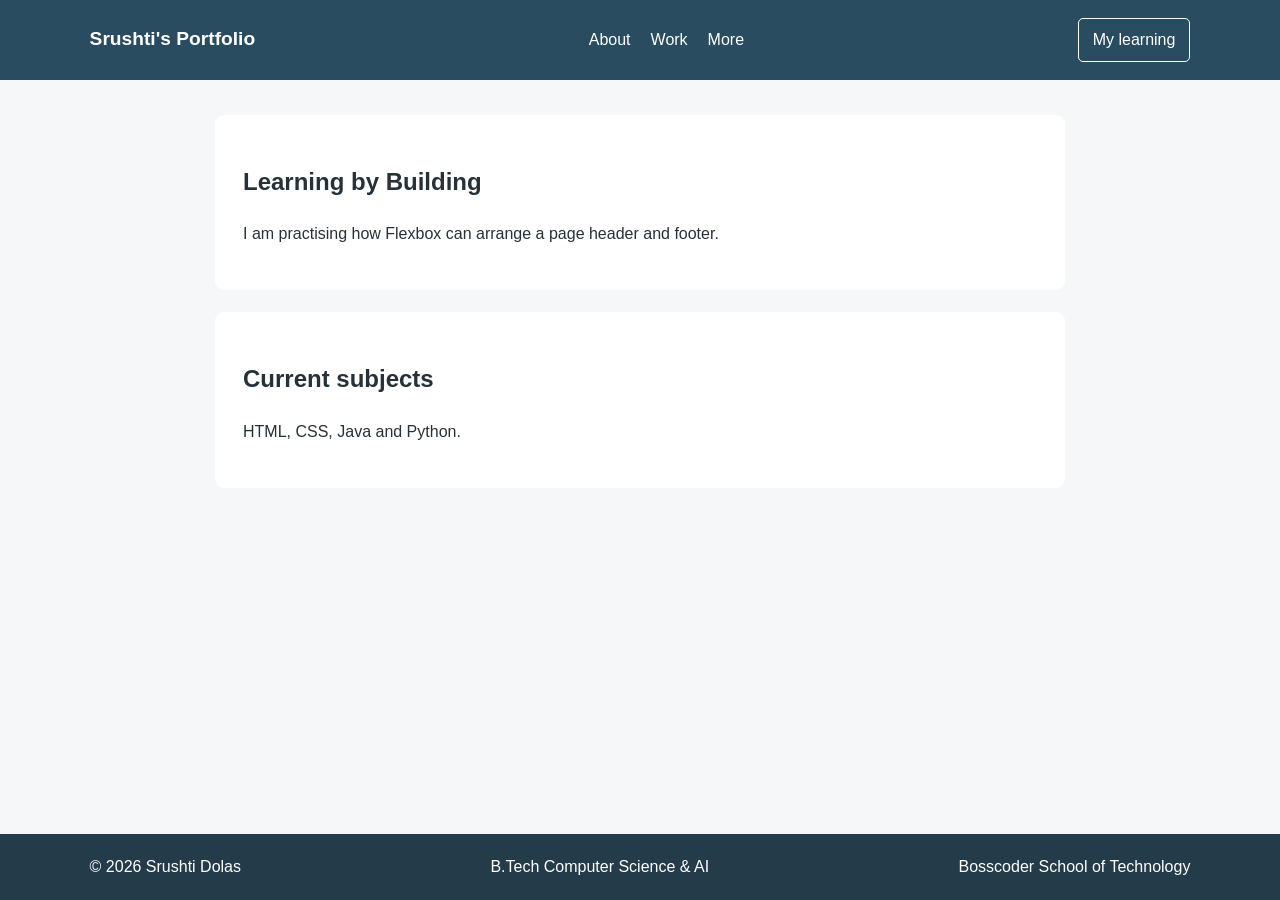
<file: P10/index.html>
<!DOCTYPE html>
<html lang="en">
<head>
  <meta charset="UTF-8">
  <meta name="viewport" content="width=device-width, initial-scale=1.0">
  <title>Flexbox Header and Footer</title>
  <link rel="stylesheet" href="style.css">
</head>
<body>
  <header class="header"><a class="brand" href="#">Srushti's Portfolio</a><nav><a href="#about">About</a><a href="#work">Work</a><a href="#footer">More</a></nav><a class="header-note" href="#work">My learning</a></header>
  <main><section id="about"><h1>Learning by Building</h1><p>I am practising how Flexbox can arrange a page header and footer.</p></section><section id="work"><h2>Current subjects</h2><p>HTML, CSS, Java and Python.</p></section></main>
  <footer id="footer"><p>© 2026 Srushti Dolas</p><p>B.Tech Computer Science & AI</p><p>Bosscoder School of Technology</p></footer>
</body>
</html>
</file>
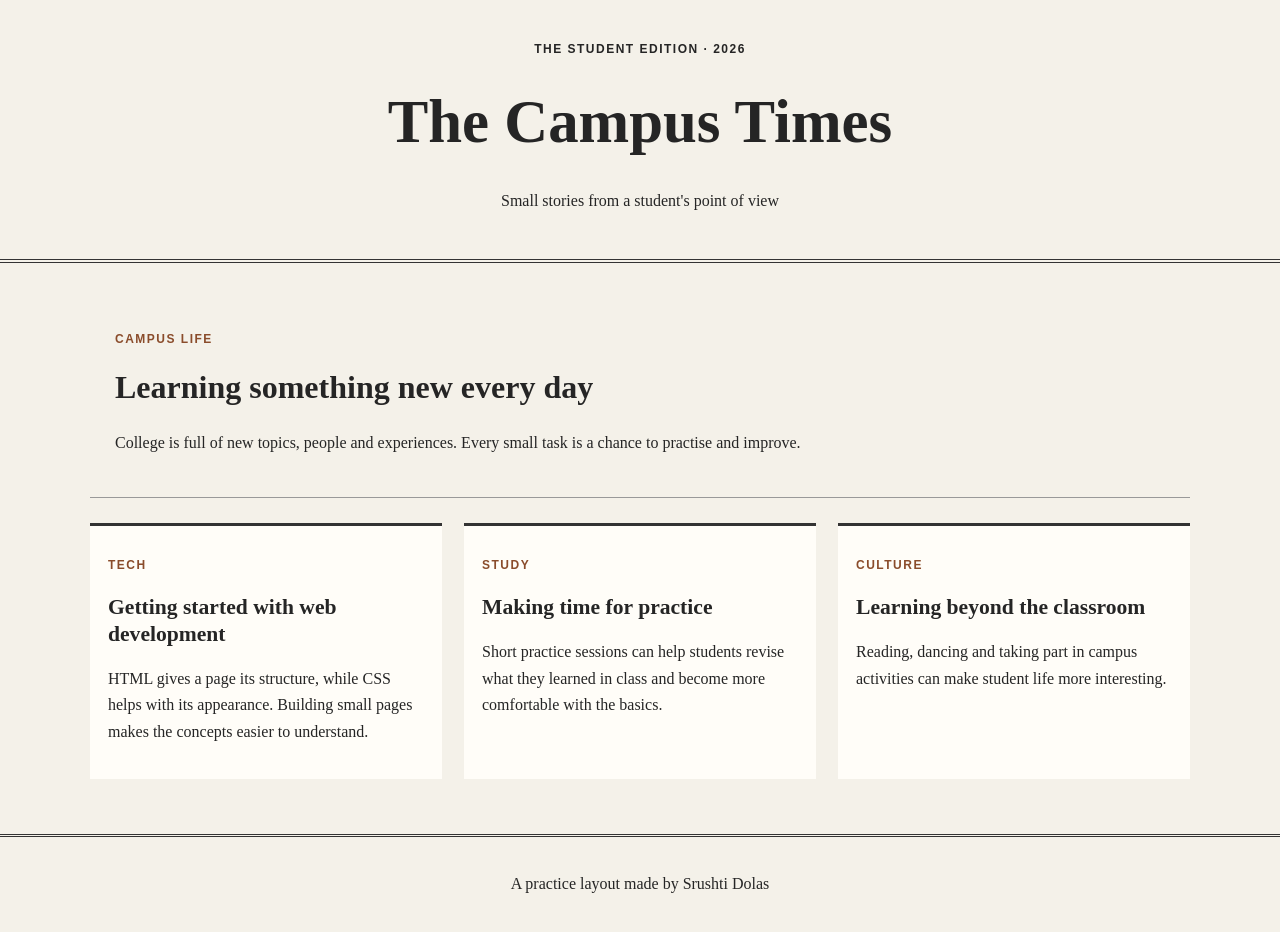
<file: P11/index.html>
<!DOCTYPE html>
<html lang="en">
<head>
  <meta charset="UTF-8">
  <meta name="viewport" content="width=device-width, initial-scale=1.0">
  <title>A Small Student Newspaper</title>
  <link rel="stylesheet" href="style.css">
</head>
<body>
  <header class="paper-header"><p class="date">THE STUDENT EDITION · 2026</p><h1>The Campus Times</h1><p>Small stories from a student's point of view</p></header>
  <main><section class="lead"><p class="tag">CAMPUS LIFE</p><h2>Learning something new every day</h2><p>College is full of new topics, people and experiences. Every small task is a chance to practise and improve.</p></section>
  <section class="news-grid"><article><p class="tag">TECH</p><h2>Getting started with web development</h2><p>HTML gives a page its structure, while CSS helps with its appearance. Building small pages makes the concepts easier to understand.</p></article><article><p class="tag">STUDY</p><h2>Making time for practice</h2><p>Short practice sessions can help students revise what they learned in class and become more comfortable with the basics.</p></article><article><p class="tag">CULTURE</p><h2>Learning beyond the classroom</h2><p>Reading, dancing and taking part in campus activities can make student life more interesting.</p></article></section></main>
  <footer><p>A practice layout made by Srushti Dolas</p></footer>
</body>
</html>
</file>
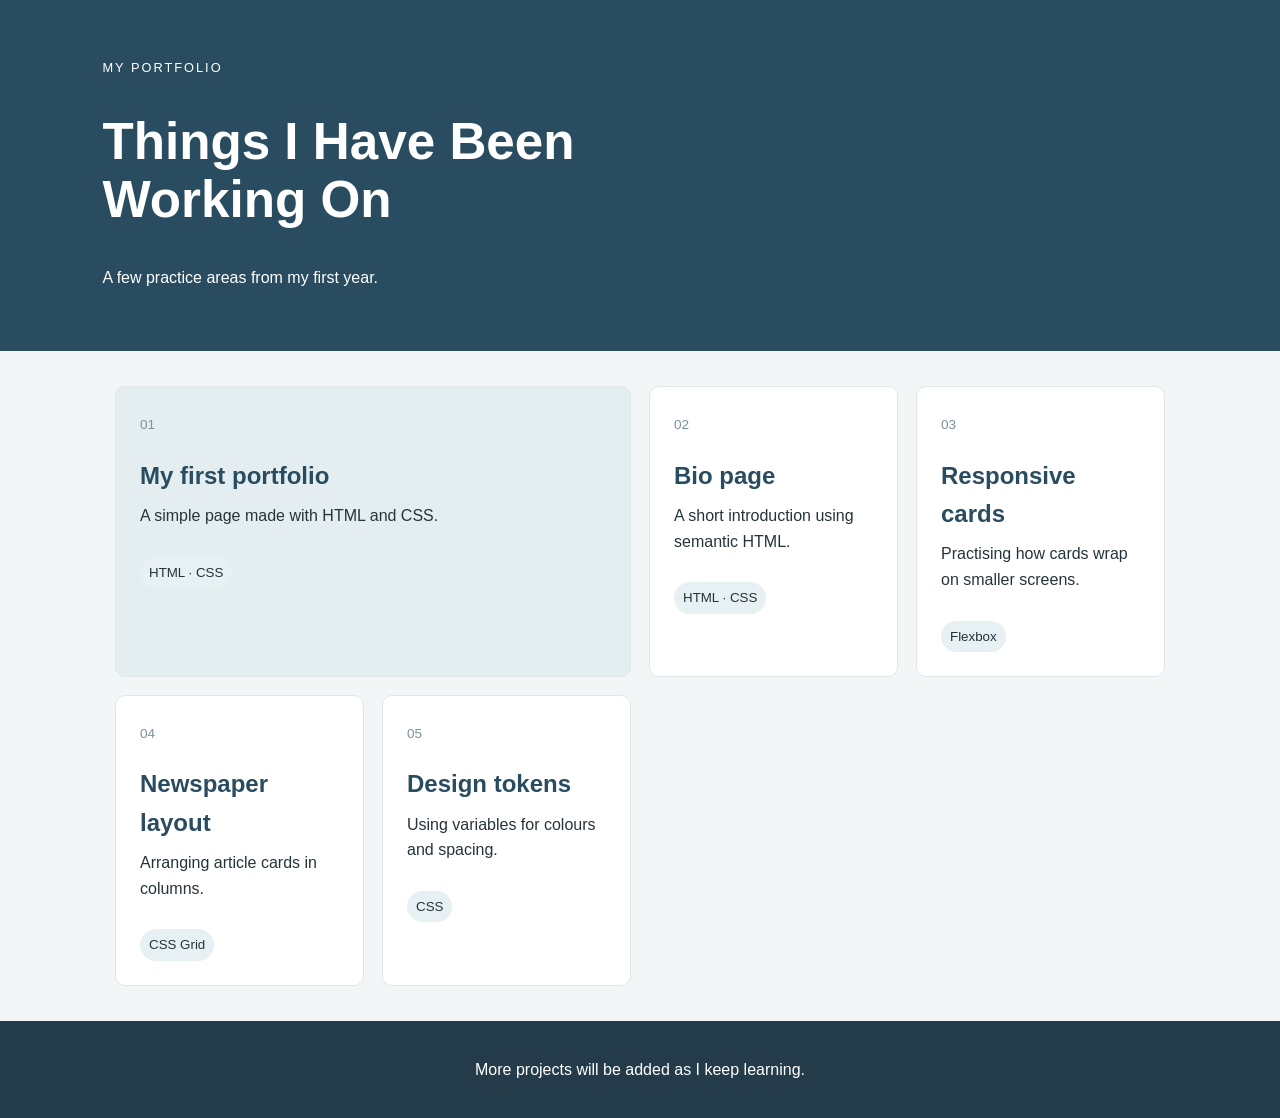
<file: P12/index.html>
<!DOCTYPE html>
<html lang="en">
<head>
  <meta charset="UTF-8">
  <meta name="viewport" content="width=device-width, initial-scale=1.0">
  <title>My Practice Projects</title>
  <link rel="stylesheet" href="style.css">
</head>
<body>
  <header><p>MY PORTFOLIO</p><h1>Things I Have Been Working On</h1><p>A few practice areas from my first year.</p></header>
  <main><section class="project-grid">
    <article class="project featured"><span>01</span><h2>My first portfolio</h2><p>A simple page made with HTML and CSS.</p><small>HTML · CSS</small></article>
    <article class="project"><span>02</span><h2>Bio page</h2><p>A short introduction using semantic HTML.</p><small>HTML · CSS</small></article>
    <article class="project"><span>03</span><h2>Responsive cards</h2><p>Practising how cards wrap on smaller screens.</p><small>Flexbox</small></article>
    <article class="project"><span>04</span><h2>Newspaper layout</h2><p>Arranging article cards in columns.</p><small>CSS Grid</small></article>
    <article class="project"><span>05</span><h2>Design tokens</h2><p>Using variables for colours and spacing.</p><small>CSS</small></article>
  </section></main>
  <footer><p>More projects will be added as I keep learning.</p></footer>
</body>
</html>
</file>
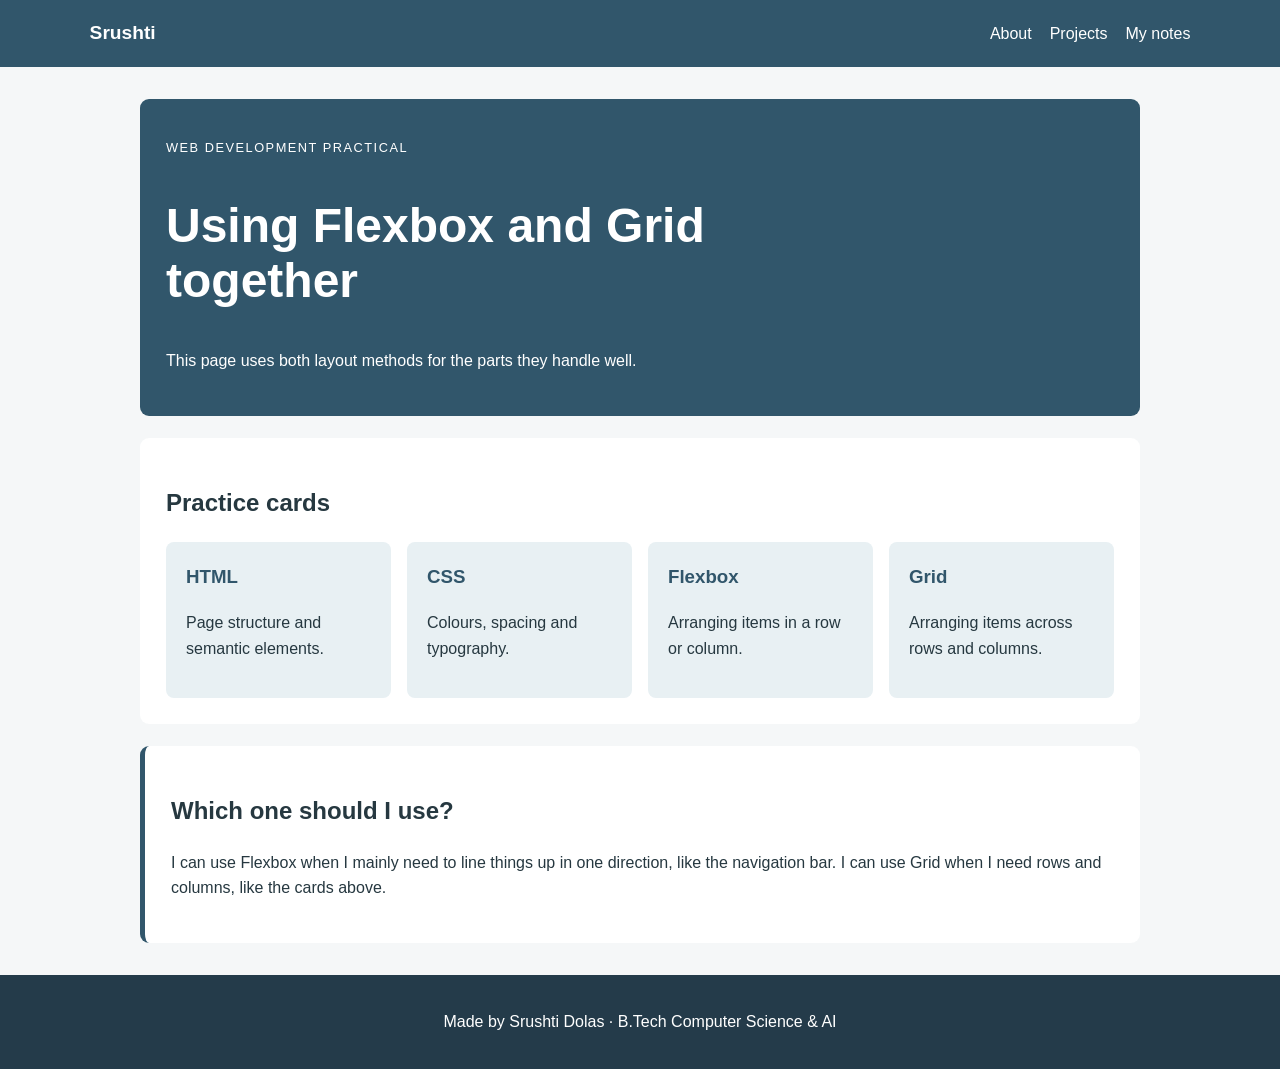
<file: P13/index.html>
<!DOCTYPE html>
<html lang="en">
<head>
  <meta charset="UTF-8">
  <meta name="viewport" content="width=device-width, initial-scale=1.0">
  <title>Flexbox and Grid Together</title>
  <link rel="stylesheet" href="style.css">
</head>
<body>
  <header class="site-header"><a class="brand" href="#">Srushti</a><nav><a href="#about">About</a><a href="#projects">Projects</a><a href="#choice">My notes</a></nav></header>
  <main><section id="about" class="intro"><p>WEB DEVELOPMENT PRACTICAL</p><h1>Using Flexbox and Grid together</h1><p>This page uses both layout methods for the parts they handle well.</p></section>
  <section id="projects"><h2>Practice cards</h2><div class="project-grid"><article><h3>HTML</h3><p>Page structure and semantic elements.</p></article><article><h3>CSS</h3><p>Colours, spacing and typography.</p></article><article><h3>Flexbox</h3><p>Arranging items in a row or column.</p></article><article><h3>Grid</h3><p>Arranging items across rows and columns.</p></article></div></section>
  <section id="choice" class="notes"><h2>Which one should I use?</h2><p>I can use Flexbox when I mainly need to line things up in one direction, like the navigation bar. I can use Grid when I need rows and columns, like the cards above.</p></section></main>
  <footer><p>Made by Srushti Dolas · B.Tech Computer Science & AI</p></footer>
</body>
</html>
</file>
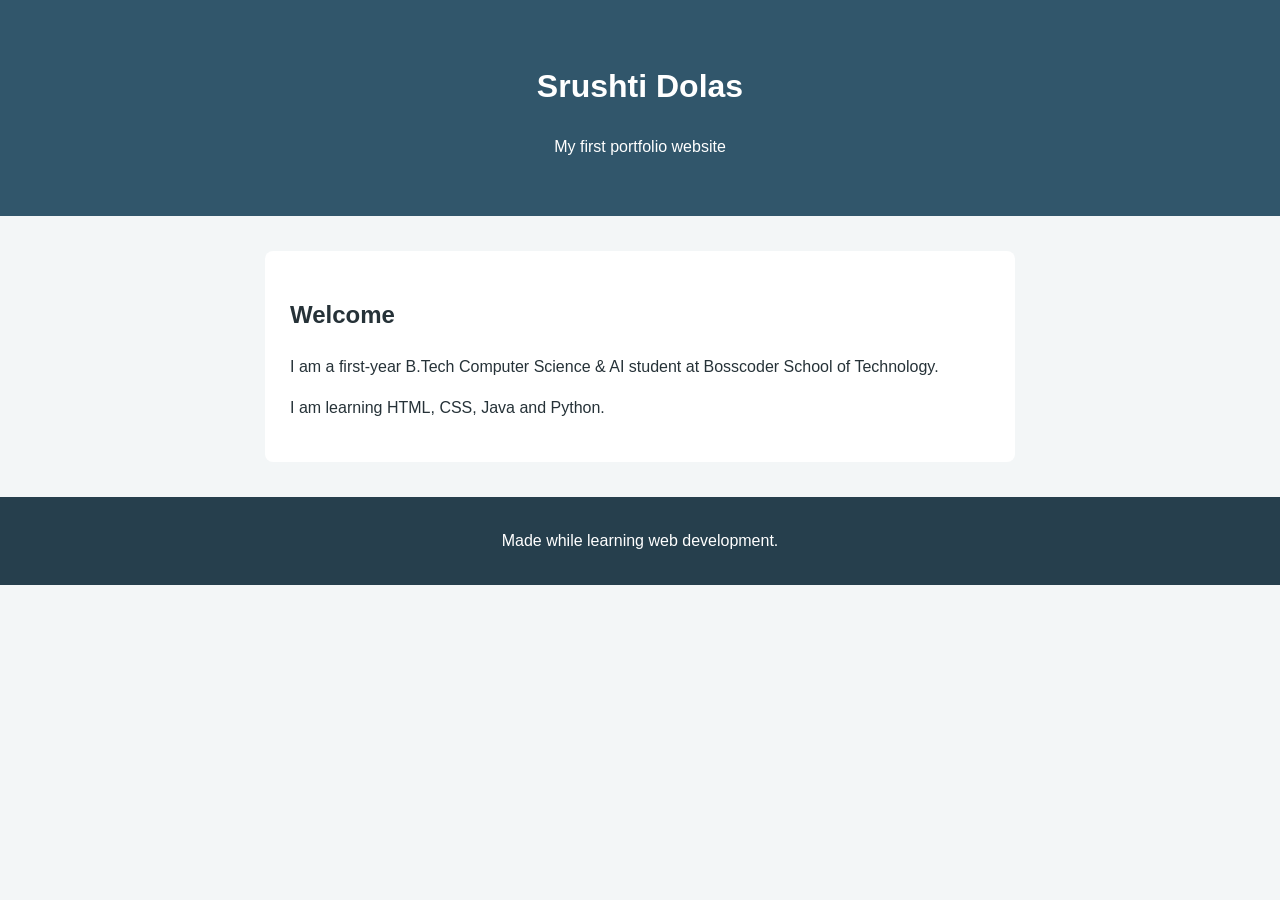
<file: P2/index.html>
<!DOCTYPE html>
<html lang="en">
<head>
  <meta charset="UTF-8">
  <meta name="viewport" content="width=device-width, initial-scale=1.0">
  <title>Srushti's Portfolio</title>
  <link rel="stylesheet" href="style.css">
</head>
<body>
  <header>
    <h1>Srushti Dolas</h1>
    <p>My first portfolio website</p>
  </header>
  <main>
    <h2>Welcome</h2>
    <p>I am a first-year B.Tech Computer Science & AI student at Bosscoder School of Technology.</p>
    <p>I am learning HTML, CSS, Java and Python.</p>
  </main>
  <footer><p>Made while learning web development.</p></footer>
</body>
</html>
</file>
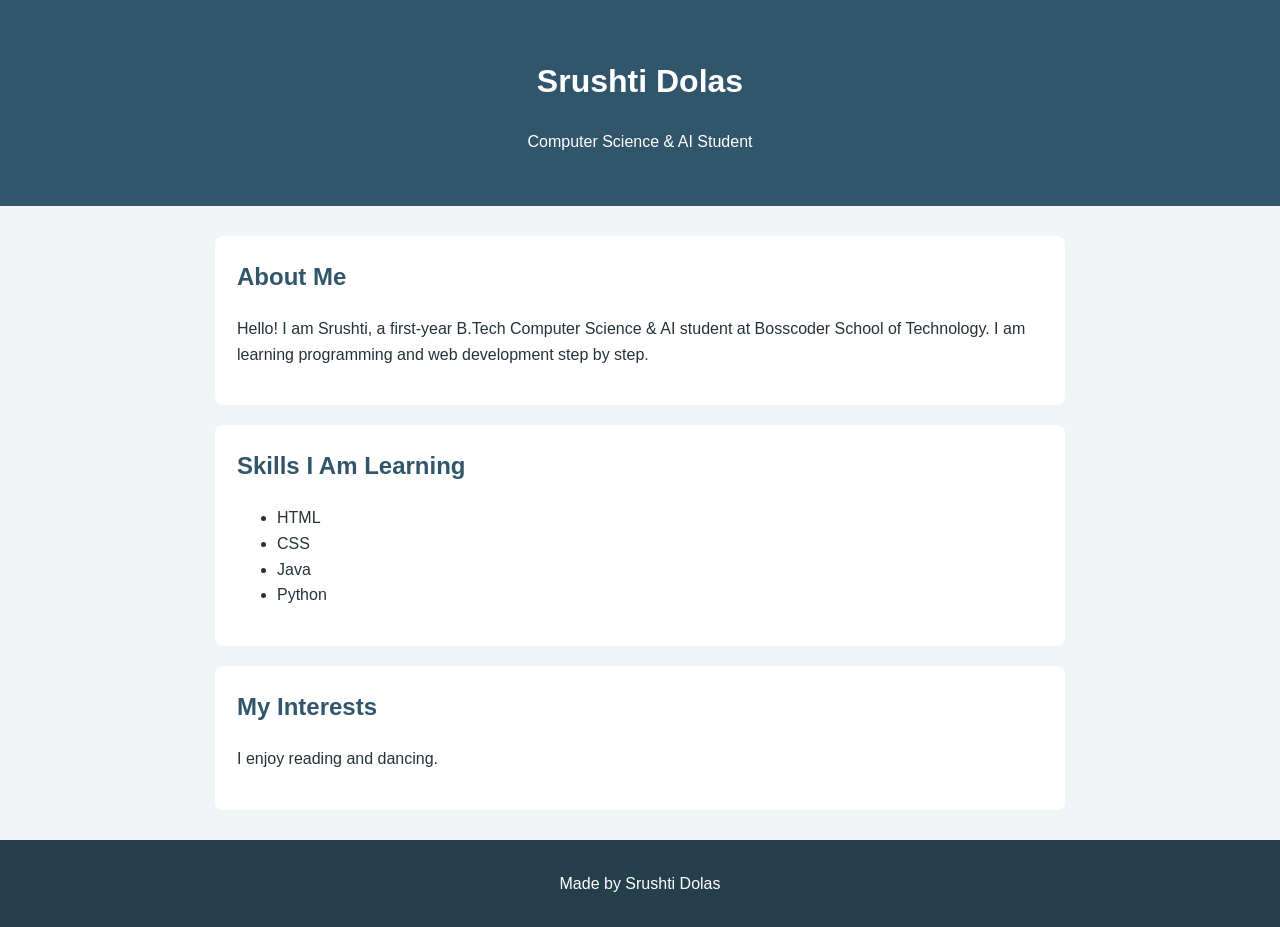
<file: P5/index.html>
<!DOCTYPE html>
<html lang="en">
<head>
  <meta charset="UTF-8">
  <meta name="viewport" content="width=device-width, initial-scale=1.0">
  <title>About Srushti</title>
  <link rel="stylesheet" href="style.css">
</head>
<body>
  <header class="top">
    <h1>Srushti Dolas</h1>
    <p>Computer Science & AI Student</p>
  </header>
  <main>
    <section>
      <h2>About Me</h2>
      <p>Hello! I am Srushti, a first-year B.Tech Computer Science & AI student at Bosscoder School of Technology. I am learning programming and web development step by step.</p>
    </section>
    <section>
      <h2>Skills I Am Learning</h2>
      <ul><li>HTML</li><li>CSS</li><li>Java</li><li>Python</li></ul>
    </section>
    <section>
      <h2>My Interests</h2>
      <p>I enjoy reading and dancing.</p>
    </section>
  </main>
  <footer><p>Made by Srushti Dolas</p></footer>
</body>
</html>
</file>
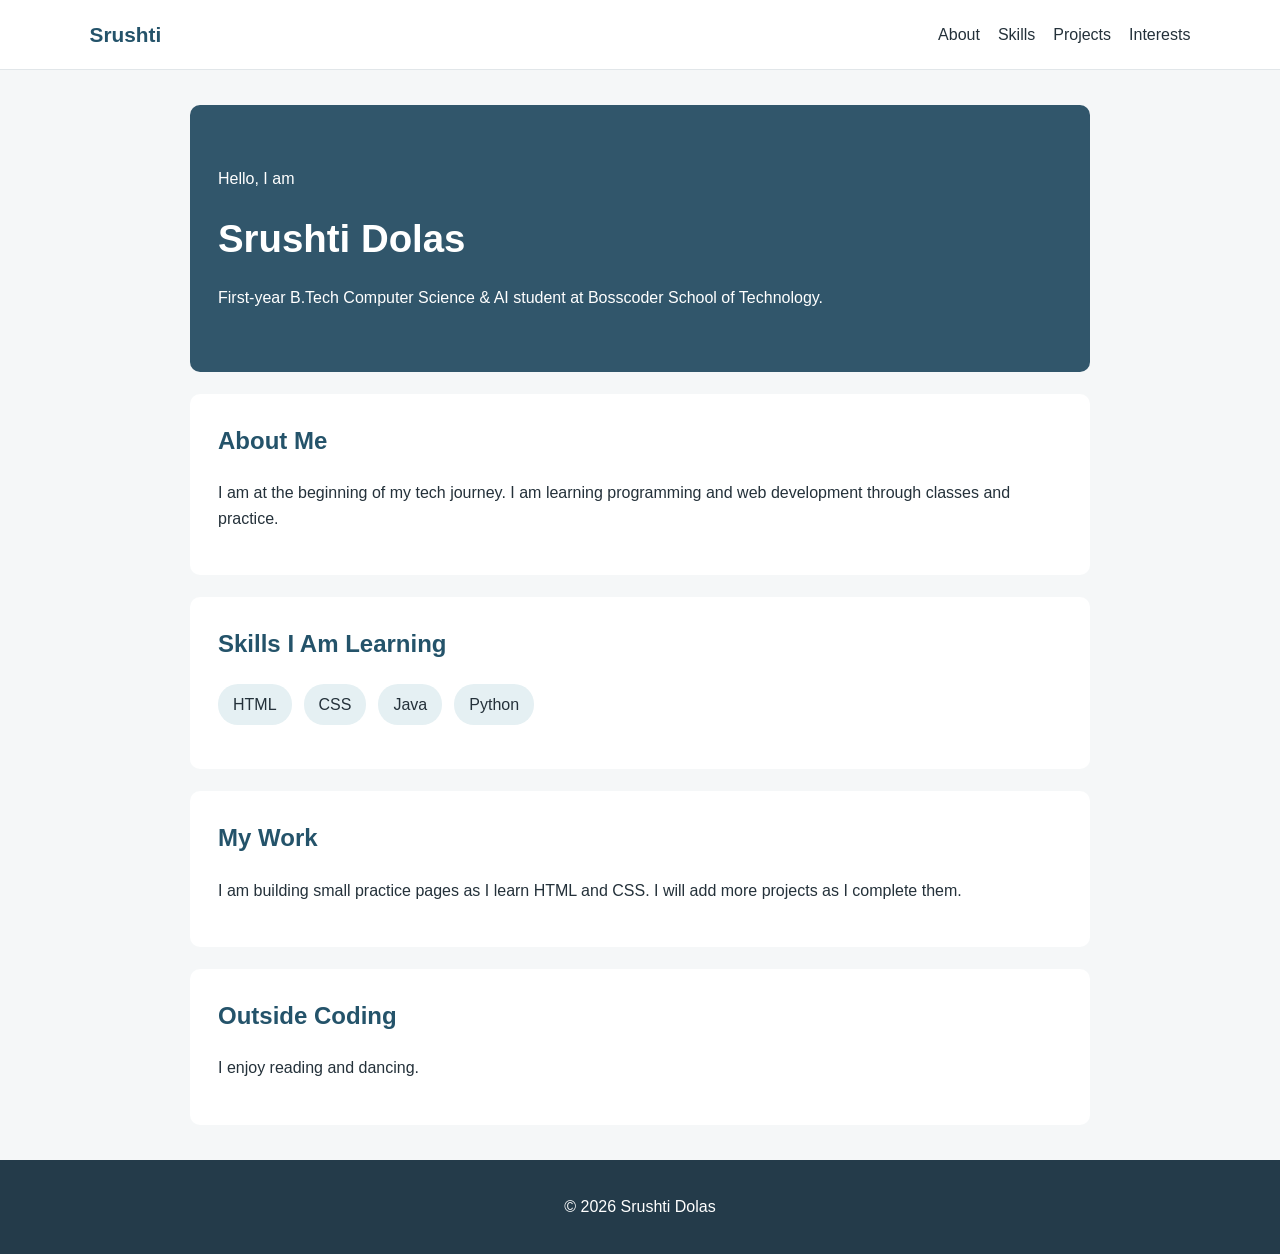
<file: P6/index.html>
<!DOCTYPE html>
<html lang="en">
<head>
  <meta charset="UTF-8">
  <meta name="viewport" content="width=device-width, initial-scale=1.0">
  <title>Srushti | Portfolio</title>
  <link rel="stylesheet" href="style.css">
</head>
<body>
  <header class="header" id="home">
    <a class="logo" href="#home">Srushti</a>
    <nav aria-label="Main navigation">
      <a href="#about">About</a><a href="#skills">Skills</a><a href="#projects">Projects</a><a href="#interests">Interests</a>
    </nav>
  </header>
  <main>
    <section class="hero"><p>Hello, I am</p><h1>Srushti Dolas</h1><p>First-year B.Tech Computer Science & AI student at Bosscoder School of Technology.</p></section>
    <section id="about"><h2>About Me</h2><p>I am at the beginning of my tech journey. I am learning programming and web development through classes and practice.</p></section>
    <section id="skills"><h2>Skills I Am Learning</h2><ul class="skills"><li>HTML</li><li>CSS</li><li>Java</li><li>Python</li></ul></section>
    <section id="projects"><h2>My Work</h2><p>I am building small practice pages as I learn HTML and CSS. I will add more projects as I complete them.</p></section>
    <section id="interests"><h2>Outside Coding</h2><p>I enjoy reading and dancing.</p></section>
  </main>
  <footer><p>© 2026 Srushti Dolas</p></footer>
</body>
</html>
</file>
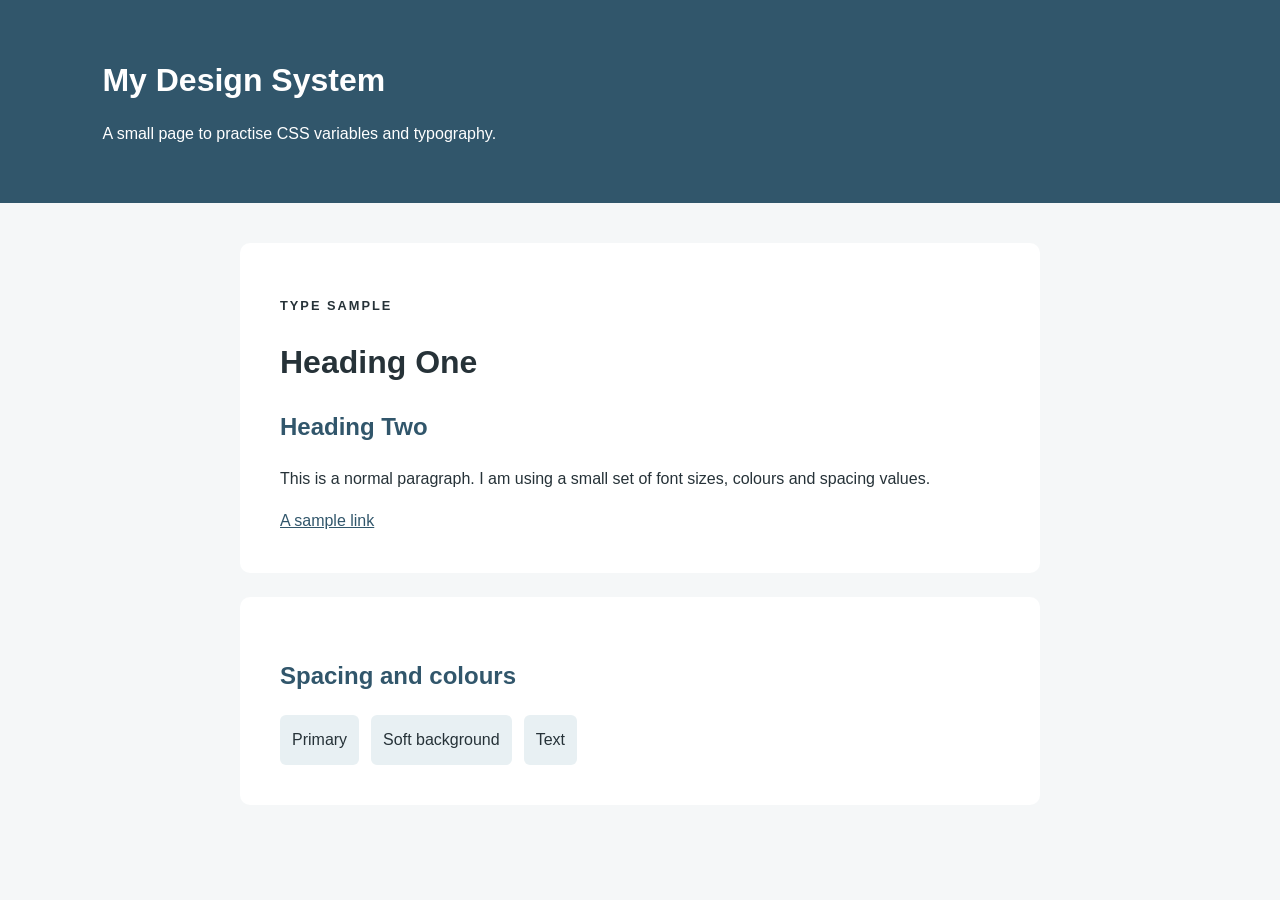
<file: P7/index.html>
<!DOCTYPE html>
<html lang="en">
<head>
  <meta charset="UTF-8">
  <meta name="viewport" content="width=device-width, initial-scale=1.0">
  <title>CSS Design Tokens</title>
  <link rel="stylesheet" href="style.css">
</head>
<body>
  <header><h1>My Design System</h1><p>A small page to practise CSS variables and typography.</p></header>
  <main><section><p class="eyebrow">TYPE SAMPLE</p><h1>Heading One</h1><h2>Heading Two</h2><p>This is a normal paragraph. I am using a small set of font sizes, colours and spacing values.</p><a href="#more">A sample link</a></section><section id="more"><h2>Spacing and colours</h2><div class="swatches"><span>Primary</span><span>Soft background</span><span>Text</span></div></section></main>
</body>
</html>
</file>
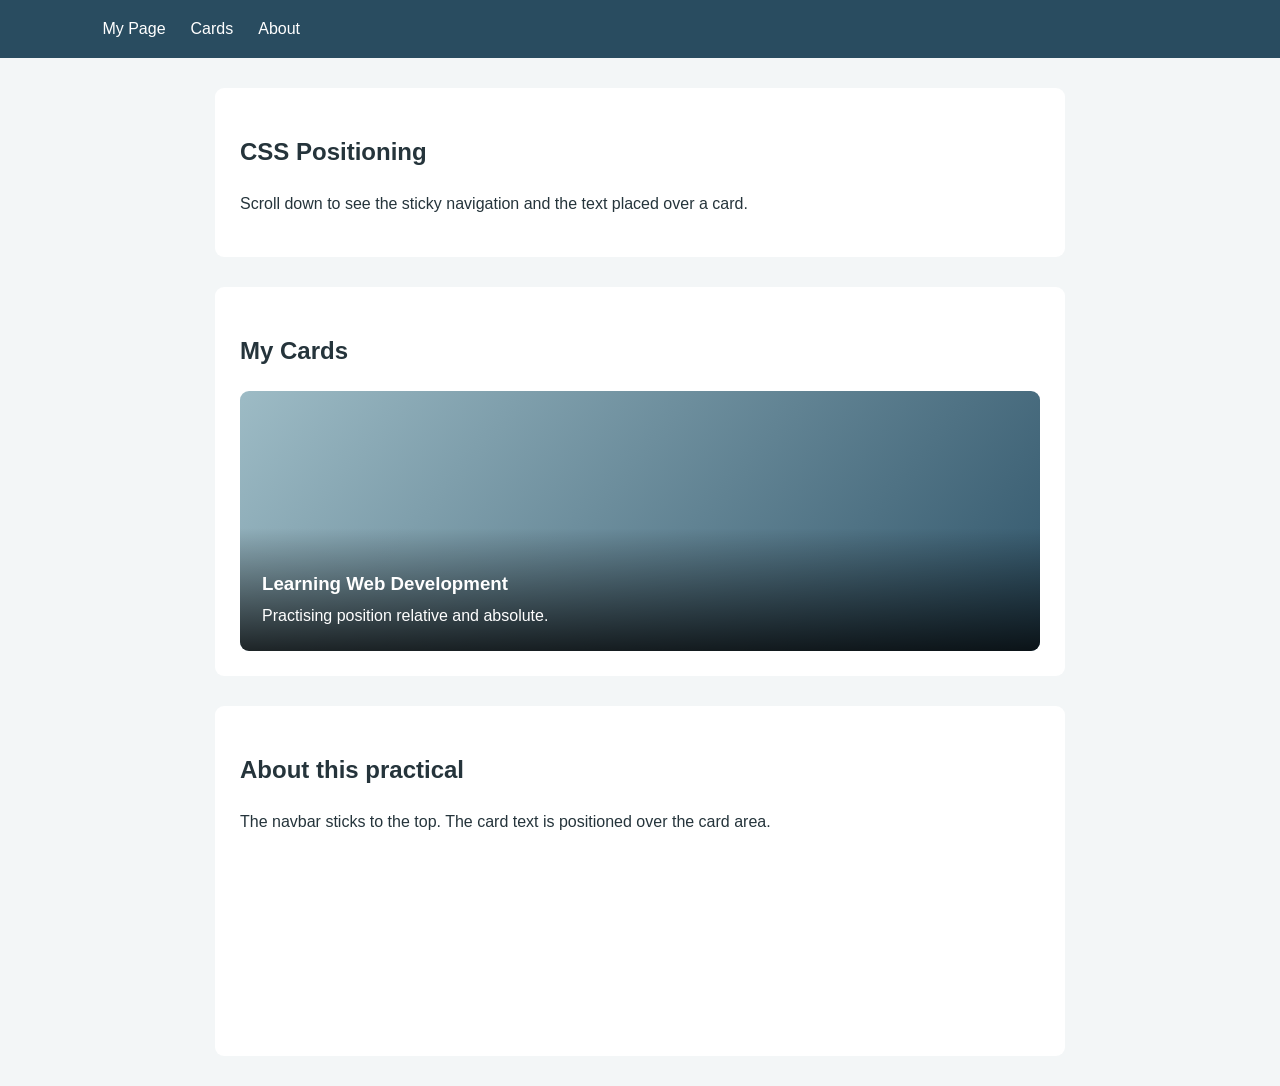
<file: P8/index.html>
<!DOCTYPE html>
<html lang="en">
<head>
  <meta charset="UTF-8">
  <meta name="viewport" content="width=device-width, initial-scale=1.0">
  <title>Sticky Navbar and Card Overlay</title>
  <link rel="stylesheet" href="style.css">
</head>
<body>
  <nav class="navbar"><a href="#top">My Page</a><a href="#cards">Cards</a><a href="#about">About</a></nav>
  <main id="top"><section class="intro"><h1>CSS Positioning</h1><p>Scroll down to see the sticky navigation and the text placed over a card.</p></section>
  <section id="cards"><h2>My Cards</h2><div class="card"><div class="card-image"></div><div class="card-caption"><h3>Learning Web Development</h3><p>Practising position relative and absolute.</p></div></div></section>
  <section id="about" class="extra"><h2>About this practical</h2><p>The navbar sticks to the top. The card text is positioned over the card area.</p></section></main>
</body>
</html>
</file>
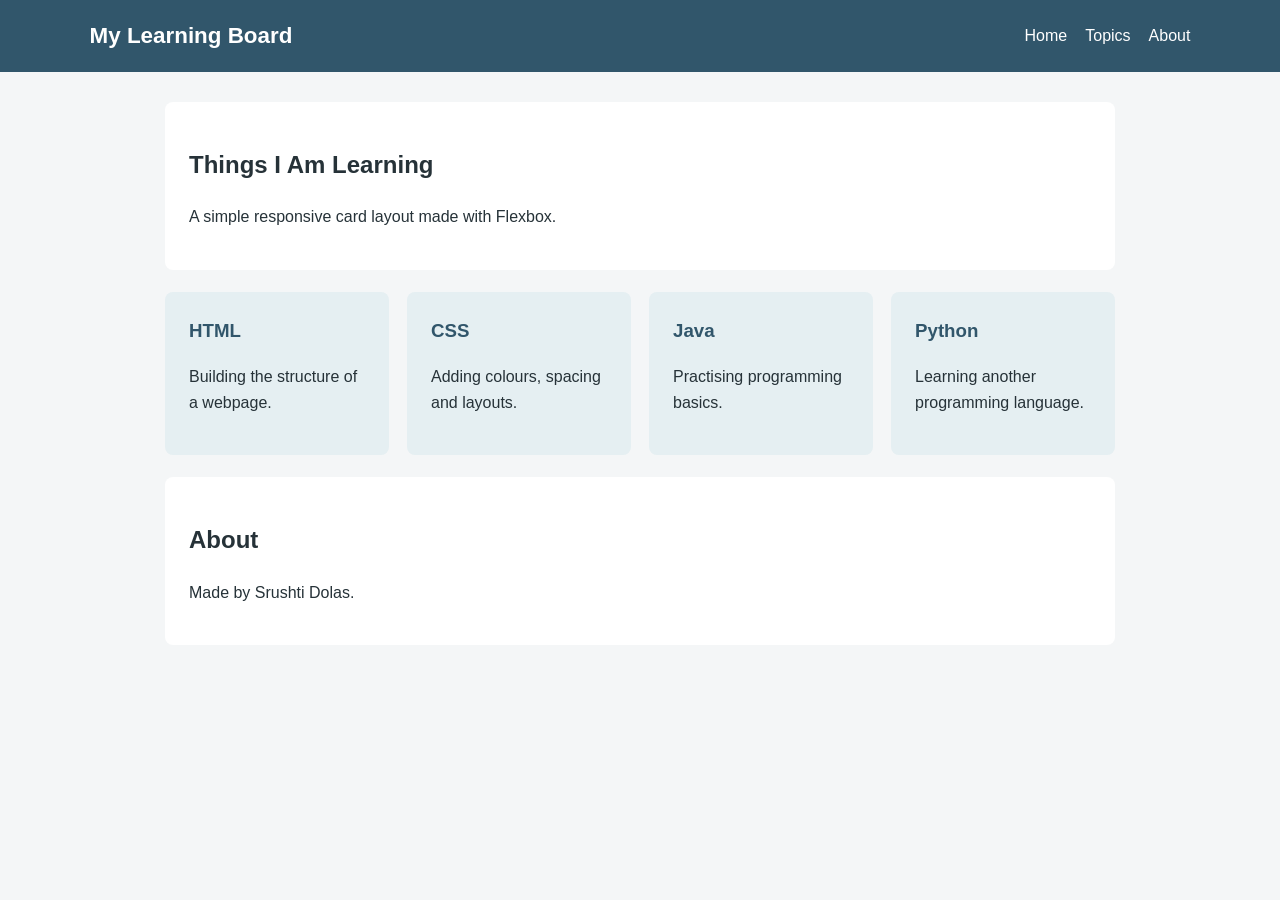
<file: P9/index.html>
<!DOCTYPE html>
<html lang="en">
<head>
  <meta charset="UTF-8">
  <meta name="viewport" content="width=device-width, initial-scale=1.0">
  <title>Responsive Flexbox Cards</title>
  <link rel="stylesheet" href="style.css">
</head>
<body>
  <header class="header"><h1>My Learning Board</h1><nav><a href="#home">Home</a><a href="#topics">Topics</a><a href="#about">About</a></nav></header>
  <main id="home"><section class="intro"><h2>Things I Am Learning</h2><p>A simple responsive card layout made with Flexbox.</p></section>
  <section id="topics" class="cards"><article><h3>HTML</h3><p>Building the structure of a webpage.</p></article><article><h3>CSS</h3><p>Adding colours, spacing and layouts.</p></article><article><h3>Java</h3><p>Practising programming basics.</p></article><article><h3>Python</h3><p>Learning another programming language.</p></article></section>
  <section id="about"><h2>About</h2><p>Made by Srushti Dolas.</p></section></main>
</body>
</html>
</file>
<file: P10/style.css>
* { box-sizing: border-box; }
body { min-height: 100vh; margin: 0; display: flex; flex-direction: column; font-family: Arial, sans-serif; color: #263238; background: #f5f7f8; line-height: 1.6; }
.header { display: flex; justify-content: space-between; align-items: center; flex-wrap: wrap; gap: 20px; padding: 18px 7%; color: white; background: #294c60; }
.brand { font-weight: bold; font-size: 1.2rem; color: white; text-decoration: none; }
nav { display: flex; align-items: center; flex-wrap: wrap; gap: 20px; }
nav a, .header-note { color: white; text-decoration: none; }
.header-note { padding: 8px 14px; border: 1px solid white; border-radius: 5px; }
main { flex: 1; width: min(850px, 90%); margin: 35px auto; }
section { margin-bottom: 22px; padding: 28px; background: white; border-radius: 9px; }
footer { display: flex; justify-content: space-between; align-items: center; flex-wrap: wrap; gap: 12px 25px; padding: 20px 7%; color: white; background: #243b4a; }
footer p { margin: 0; }
@media (max-width: 650px) { .header { align-items: flex-start; flex-direction: column; } footer { align-items: flex-start; flex-direction: column; } }
</file>
<file: P11/style.css>
* { box-sizing: border-box; }
body { margin: 0; font-family: Georgia, serif; color: #252525; background: #f4f1e9; line-height: 1.65; }
.paper-header { padding: 28px 6%; text-align: center; border-bottom: 4px double #333; }
.paper-header h1 { margin: 5px 0; font-size: clamp(2rem, 5vw, 3.8rem); }
.date, .tag { font-family: Arial, sans-serif; font-size: .75rem; font-weight: bold; letter-spacing: 1.5px; }
main { width: min(1100px, 90%); margin: 30px auto; }
.lead { padding: 25px; border-bottom: 1px solid #999; }
.lead h2 { margin: 5px 0; font-size: 2rem; }
.news-grid { display: grid; grid-template-columns: repeat(3, 1fr); gap: 22px; padding: 25px 0; }
article { padding: 18px; background: #fffdf8; border-top: 3px solid #333; }
article h2 { font-size: 1.35rem; line-height: 1.25; }
.tag { color: #8a4c2b; }
footer { padding: 18px; text-align: center; border-top: 3px double #333; }
@media (max-width: 750px) { .news-grid { grid-template-columns: 1fr 1fr; } }
@media (max-width: 520px) { .news-grid { grid-template-columns: 1fr; } }
</file>
<file: P12/style.css>
* { box-sizing: border-box; }
body { margin: 0; font-family: Arial, sans-serif; color: #25343b; background: #f3f6f7; line-height: 1.6; }
header { padding: 45px 8%; color: white; background: #294c60; }
header p:first-child { letter-spacing: 2px; font-size: .8rem; }
header h1 { max-width: 650px; font-size: clamp(2rem, 5vw, 3.2rem); line-height: 1.15; }
main { width: min(1050px, 88%); margin: 35px auto; }
.project-grid { display: grid; grid-template-columns: repeat(auto-fit, minmax(220px, 1fr)); grid-auto-rows: minmax(210px, auto); gap: 18px; }
.project { padding: 24px; background: white; border: 1px solid #e0e7ea; border-radius: 10px; }
.project span { color: #7a929d; font-size: .85rem; }
.project h2 { margin-bottom: 8px; color: #294c60; }
.project p { margin-top: 0; }
.project small { display: inline-block; margin-top: 12px; padding: 5px 9px; background: #e7f0f3; border-radius: 20px; }
.featured { grid-column: span 2; background: #e4eef1; }
footer { padding: 20px; text-align: center; color: white; background: #243b4a; }
@media (max-width: 600px) { .featured { grid-column: auto; } }
</file>
<file: P13/style.css>
:root { --ink: #263840; --blue: #31566b; --pale: #e8f0f3; --space: 22px; }
* { box-sizing: border-box; }
html { scroll-behavior: smooth; }
body { margin: 0; font-family: Arial, sans-serif; color: var(--ink); background: #f5f7f8; line-height: 1.6; }
.site-header { display: flex; justify-content: space-between; align-items: center; flex-wrap: wrap; gap: 16px; padding: 18px 7%; color: white; background: var(--blue); }
.brand { color: white; font-weight: bold; text-decoration: none; font-size: 1.2rem; }
nav { display: flex; flex-wrap: wrap; gap: 18px; }
nav a { color: white; text-decoration: none; }
main { width: min(1000px, 90%); margin: 32px auto; }
section { margin-bottom: var(--space); padding: 26px; background: white; border-radius: 9px; }
.intro { color: white; background: var(--blue); }
.intro h1 { max-width: 650px; font-size: clamp(2rem, 5vw, 3rem); line-height: 1.15; }
.intro p:first-child { letter-spacing: 1.5px; font-size: .8rem; }
.project-grid { display: grid; grid-template-columns: repeat(auto-fit, minmax(190px, 1fr)); gap: 16px; }
.project-grid article { padding: 20px; background: var(--pale); border-radius: 8px; }
.project-grid h3 { margin-top: 0; color: var(--blue); }
.notes { border-left: 5px solid var(--blue); }
footer { padding: 18px; text-align: center; color: white; background: #243b4a; }
@media (max-width: 560px) { .site-header { align-items: flex-start; flex-direction: column; } nav { gap: 12px; } }
</file>
<file: P2/style.css>
* { box-sizing: border-box; }
body { margin: 0; font-family: Arial, sans-serif; line-height: 1.6; color: #263238; background: #f3f6f7; }
header { padding: 40px 20px; text-align: center; color: white; background: #31566b; }
main { max-width: 750px; margin: 35px auto; padding: 25px; background: white; border-radius: 8px; }
footer { padding: 15px; text-align: center; color: white; background: #263f4d; }
</file>
<file: P5/style.css>
* { box-sizing: border-box; }
body { margin: 0; font-family: Arial, sans-serif; line-height: 1.6; color: #263238; background: #f2f5f6; }
.top { padding: 35px 20px; text-align: center; color: white; background: #31566b; }
main { width: min(850px, 90%); margin: 30px auto; }
section { margin-bottom: 20px; padding: 22px; background: white; border-radius: 8px; }
h2 { margin-top: 0; color: #31566b; }
footer { padding: 15px; text-align: center; color: white; background: #263f4d; }
</file>
<file: P6/style.css>
* { box-sizing: border-box; }
html { scroll-behavior: smooth; }
body { margin: 0; font-family: Arial, sans-serif; line-height: 1.6; color: #24313a; background: #f5f7f8; }
.header { display: flex; justify-content: space-between; align-items: center; gap: 20px; padding: 18px 7%; background: white; border-bottom: 1px solid #e1e6e9; }
.logo { color: #24536a; font-size: 1.3rem; font-weight: bold; text-decoration: none; }
nav { display: flex; flex-wrap: wrap; gap: 18px; }
nav a { color: #24313a; text-decoration: none; }
nav a:hover { color: #287b91; }
main { width: min(900px, 88%); margin: 35px auto; }
section { margin-bottom: 22px; padding: 28px; background: white; border-radius: 10px; }
.hero { padding: 45px 28px; color: white; background: #31566b; }
.hero h1 { margin: 5px 0; font-size: 2.4rem; }
h2 { margin-top: 0; color: #24536a; }
.skills { display: flex; flex-wrap: wrap; gap: 12px; padding: 0; list-style: none; }
.skills li { padding: 8px 15px; background: #e5f0f3; border-radius: 20px; }
footer { padding: 18px; text-align: center; color: white; background: #243b4a; }
@media (max-width: 600px) { .header { align-items: flex-start; flex-direction: column; } nav { gap: 12px; } .hero h1 { font-size: 2rem; } }
</file>
<file: P7/style.css>
:root { --color-primary: #31566b; --color-text: #263238; --color-soft: #e8f0f3; --color-page: #f5f7f8; --space-small: 12px; --space-medium: 24px; --space-large: 40px; --font-body: Arial, sans-serif; }
* { box-sizing: border-box; }
body { margin: 0; font-family: var(--font-body); color: var(--color-text); background: var(--color-page); line-height: 1.6; }
header { padding: var(--space-large) 8%; color: white; background: var(--color-primary); }
main { width: min(800px, 90%); margin: var(--space-large) auto; }
section { margin-bottom: var(--space-medium); padding: var(--space-large); background: white; border-radius: 10px; }
h1 { font-size: 2rem; line-height: 1.2; }
h2 { font-size: 1.5rem; color: var(--color-primary); }
p { font-size: 1rem; }
.eyebrow { letter-spacing: 2px; font-size: .8rem; font-weight: bold; }
a { color: var(--color-primary); }
.swatches { display: flex; flex-wrap: wrap; gap: var(--space-small); }
.swatches span { padding: var(--space-small); background: var(--color-soft); border-radius: 6px; }
</file>
<file: P8/style.css>
* { box-sizing: border-box; }
body { margin: 0; font-family: Arial, sans-serif; color: #25343b; background: #f3f6f7; line-height: 1.6; }
.navbar { position: sticky; top: 0; z-index: 5; display: flex; gap: 25px; padding: 16px 8%; background: #294c60; }
.navbar a { color: white; text-decoration: none; }
main { width: min(850px, 90%); margin: 30px auto; }
section { margin-bottom: 30px; padding: 25px; background: white; border-radius: 9px; }
.card { position: relative; min-height: 260px; overflow: hidden; border-radius: 9px; background: linear-gradient(130deg, #9dbbc5, #31566b); }
.card-image { min-height: 260px; }
.card-caption { position: absolute; right: 0; bottom: 0; left: 0; padding: 22px; color: white; background: linear-gradient(transparent, rgba(0,0,0,.78)); }
.card-caption h3 { margin-bottom: 4px; }
.card-caption p { margin: 0; }
.extra { min-height: 350px; }
</file>
<file: P9/style.css>
* { box-sizing: border-box; }
body { margin: 0; font-family: Arial, sans-serif; color: #263238; background: #f4f6f7; line-height: 1.6; }
.header { display: flex; justify-content: space-between; align-items: center; flex-wrap: wrap; gap: 16px; padding: 18px 7%; color: white; background: #31566b; }
.header h1 { margin: 0; font-size: 1.4rem; }
nav { display: flex; flex-wrap: wrap; gap: 18px; }
nav a { color: white; text-decoration: none; }
main { width: min(950px, 90%); margin: 30px auto; }
.intro, #about { padding: 24px; background: white; border-radius: 8px; }
.cards { display: flex; flex-wrap: wrap; gap: 18px; margin: 22px 0; }
article { flex: 1 1 200px; padding: 24px; background: #e5eff2; border-radius: 8px; }
article h3 { margin-top: 0; color: #31566b; }
@media (max-width: 560px) { .header { align-items: flex-start; flex-direction: column; } nav { gap: 12px; } }
</file>
